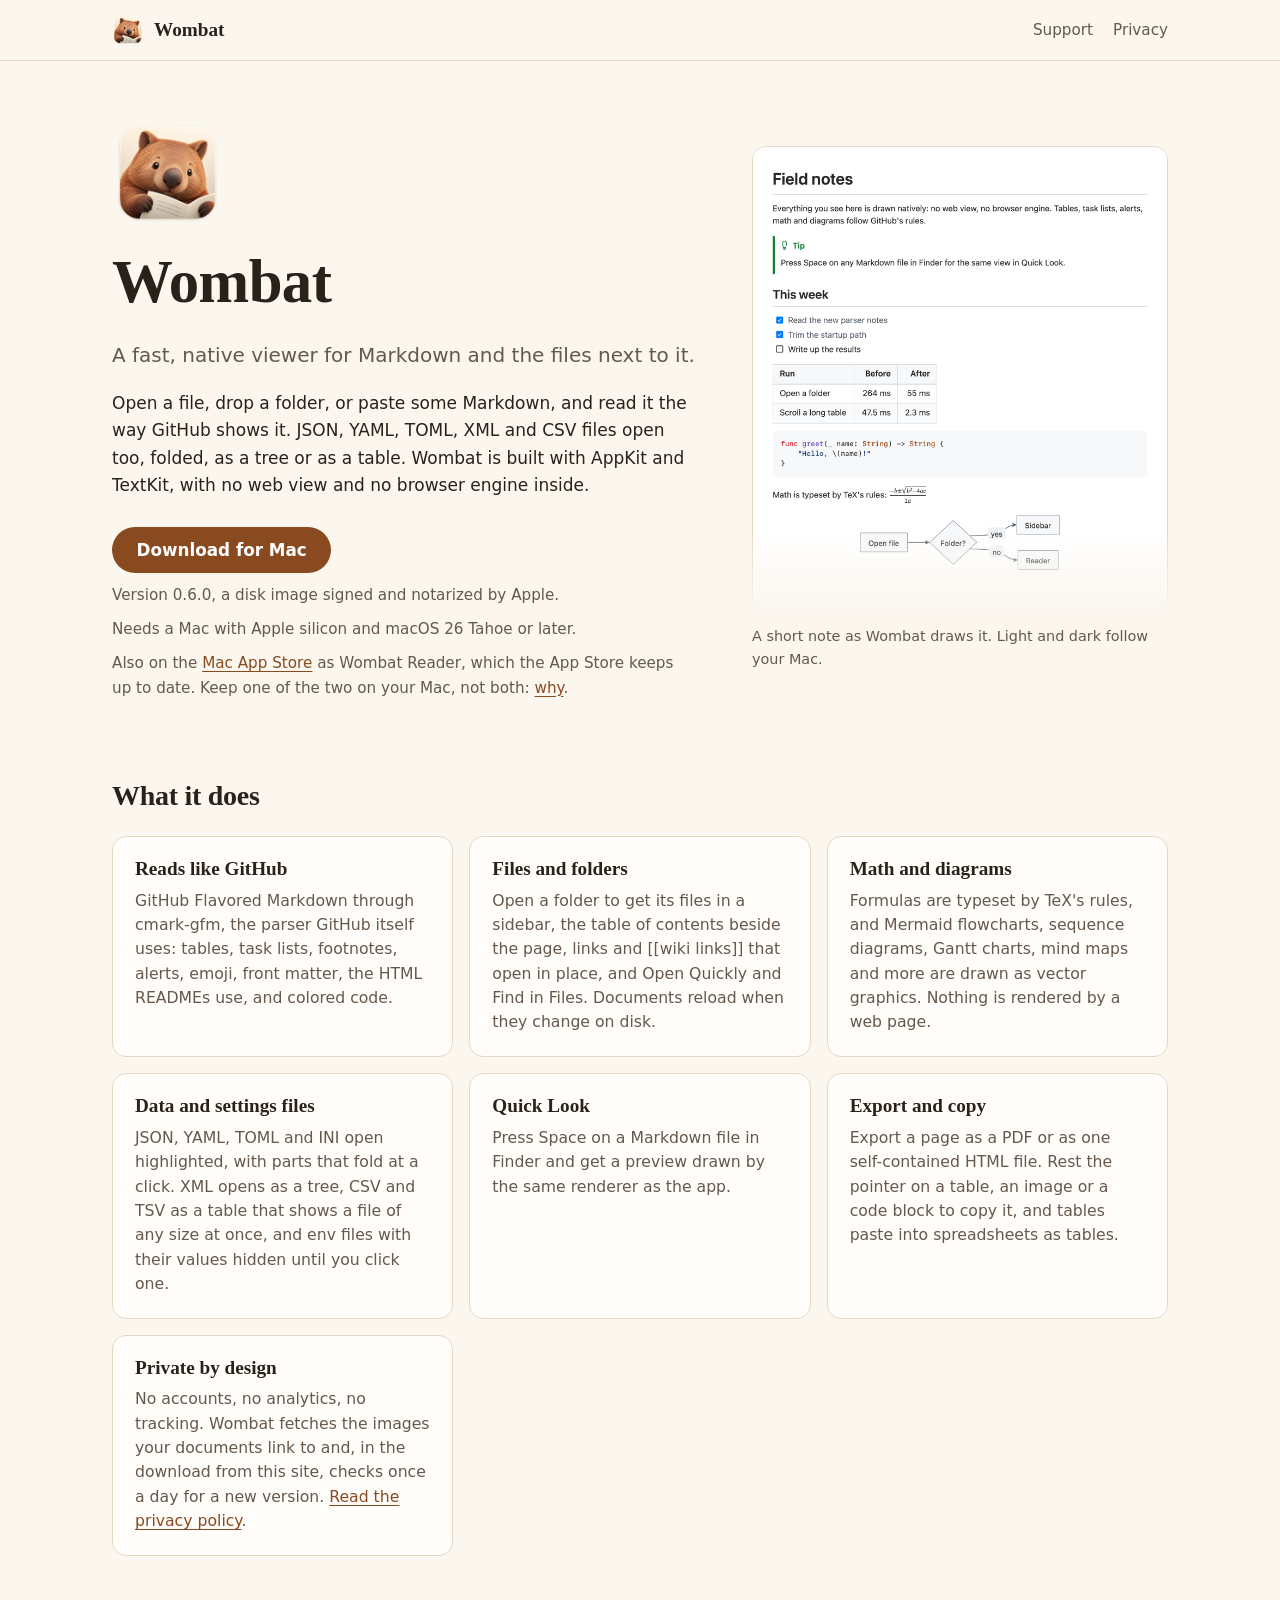
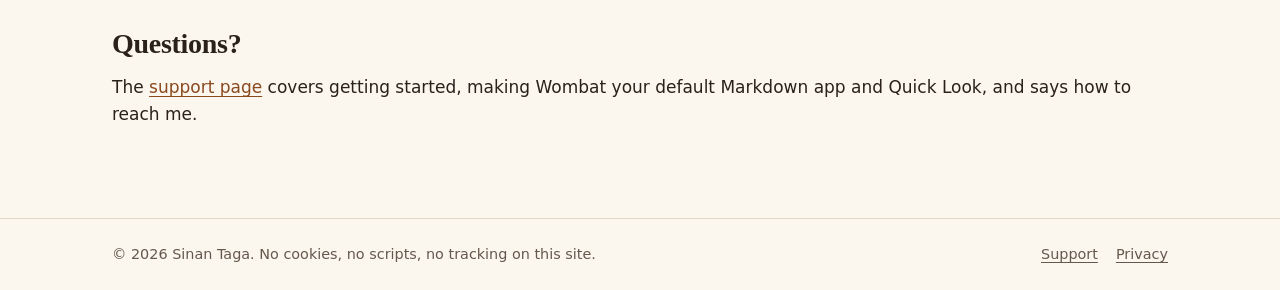
<file: index.html>
<!doctype html>
<html lang="en">
<head>
<meta charset="utf-8">
<meta name="viewport" content="width=device-width, initial-scale=1">
<title>Wombat: a fast, native viewer for Markdown and data files on Mac</title>
<meta name="description" content="Wombat is a fast, native viewer for macOS. It shows Markdown the way GitHub does, with math and diagrams, and opens JSON, YAML, TOML, XML and CSV files too. No accounts, no tracking.">
<meta name="theme-color" content="#fbf6ee" media="(prefers-color-scheme: light)">
<meta name="theme-color" content="#16110d" media="(prefers-color-scheme: dark)">
<link rel="icon" type="image/png" href="img/icon-64.png">
<link rel="apple-touch-icon" href="img/icon-256.png">
<link rel="stylesheet" href="site.css">
</head>
<body>

<header class="site-header">
  <div class="wrap wide bar">
    <a class="brand" href="index.html"><img src="img/icon-64.png" width="32" height="32" alt="">Wombat</a>
    <nav aria-label="Main">
      <a href="support.html">Support</a>
      <a href="privacy.html">Privacy</a>
    </nav>
  </div>
</header>

<main>
  <div class="wrap wide">
    <section class="hero">
      <div>
        <img class="icon" src="img/icon-256.png" width="112" height="112" alt="Wombat's icon: a wombat reading a page">
        <h1>Wombat</h1>
        <p class="lede">A fast, native viewer for Markdown and the files next to it.</p>
        <p>Open a file, drop a folder, or paste some Markdown, and read it the way GitHub shows it. JSON, YAML, TOML, XML and CSV files open too, folded, as a tree or as a table. Wombat is built with AppKit and TextKit, with no web view and no browser engine inside.</p>

        <section class="download" id="download" data-state="on" aria-label="Download">
          <!--
            DOWNLOAD PLACEHOLDER. The download is switched off until a notarized disk image is released.
            `make publish` switches it on (data-state="on" above) and puts the version it releases in
            the "on" block below. Steps: site/README.md, "Turn the download on".
          -->
          <div class="off">
            <button class="button" type="button" disabled>Download for Mac</button>
            <p class="note">Coming soon. The notarized download isn't published yet.</p>
          </div>
          <div class="on">
            <a class="button" href="https://github.com/defiant/wombat-reader/releases/latest/download/Wombat.dmg">Download for Mac</a>
            <p class="note">Version 0.6.0, a disk image signed and notarized by Apple.</p>
          </div>
          <p class="note">Needs a Mac with Apple silicon and macOS 26 Tahoe or later.</p>
          <p class="note">Also on the <a href="https://apps.apple.com/app/id6827317842">Mac App Store</a> as Wombat Reader, which the App Store keeps up to date. Keep one of the two on your Mac, not both: <a href="support.html#both">why</a>.</p>
        </section>
      </div>

      <figure class="shot">
        <div class="frame">
          <picture>
            <source media="(prefers-color-scheme: dark)" srcset="img/screenshot-dark.png">
            <img src="img/screenshot-light.png" width="760" height="857" alt="A short Markdown note as Wombat shows it: a heading, a tip callout, a task list, a table, highlighted code, a formula and a flowchart.">
          </picture>
        </div>
        <figcaption>A short note as Wombat draws it. Light and dark follow your Mac.</figcaption>
      </figure>
    </section>

    <h2 class="section-title">What it does</h2>
    <div class="features">
      <article class="feature">
        <h3>Reads like GitHub</h3>
        <p>GitHub Flavored Markdown through cmark-gfm, the parser GitHub itself uses: tables, task lists, footnotes, alerts, emoji, front matter, the HTML READMEs use, and colored code.</p>
      </article>
      <article class="feature">
        <h3>Files and folders</h3>
        <p>Open a folder to get its files in a sidebar, the table of contents beside the page, links and [[wiki links]] that open in place, and Open Quickly and Find in Files. Documents reload when they change on disk.</p>
      </article>
      <article class="feature">
        <h3>Math and diagrams</h3>
        <p>Formulas are typeset by TeX's rules, and Mermaid flowcharts, sequence diagrams, Gantt charts, mind maps and more are drawn as vector graphics. Nothing is rendered by a web page.</p>
      </article>
      <article class="feature">
        <h3>Data and settings files</h3>
        <p>JSON, YAML, TOML and INI open highlighted, with parts that fold at a click. XML opens as a tree, CSV and TSV as a table that shows a file of any size at once, and env files with their values hidden until you click one.</p>
      </article>
      <article class="feature">
        <h3>Quick Look</h3>
        <p>Press Space on a Markdown file in Finder and get a preview drawn by the same renderer as the app.</p>
      </article>
      <article class="feature">
        <h3>Export and copy</h3>
        <p>Export a page as a PDF or as one self-contained HTML file. Rest the pointer on a table, an image or a code block to copy it, and tables paste into spreadsheets as tables.</p>
      </article>
      <article class="feature">
        <h3>Private by design</h3>
        <p>No accounts, no analytics, no tracking. Wombat fetches the images your documents link to and, in the download from this site, checks once a day for a new version. <a href="privacy.html">Read the privacy policy</a>.</p>
      </article>
    </div>

    <h2 class="section-title">Questions?</h2>
    <p>The <a href="support.html">support page</a> covers getting started, making Wombat your default Markdown app and Quick Look, and says how to reach me.</p>
  </div>
</main>

<footer class="site-footer">
  <div class="wrap wide bar">
    <p>&copy; 2026 Sinan Taga. No cookies, no scripts, no tracking on this site.</p>
    <div class="links">
      <a href="support.html">Support</a>
      <a href="privacy.html">Privacy</a>
    </div>
  </div>
</footer>

</body>
</html>
</file>
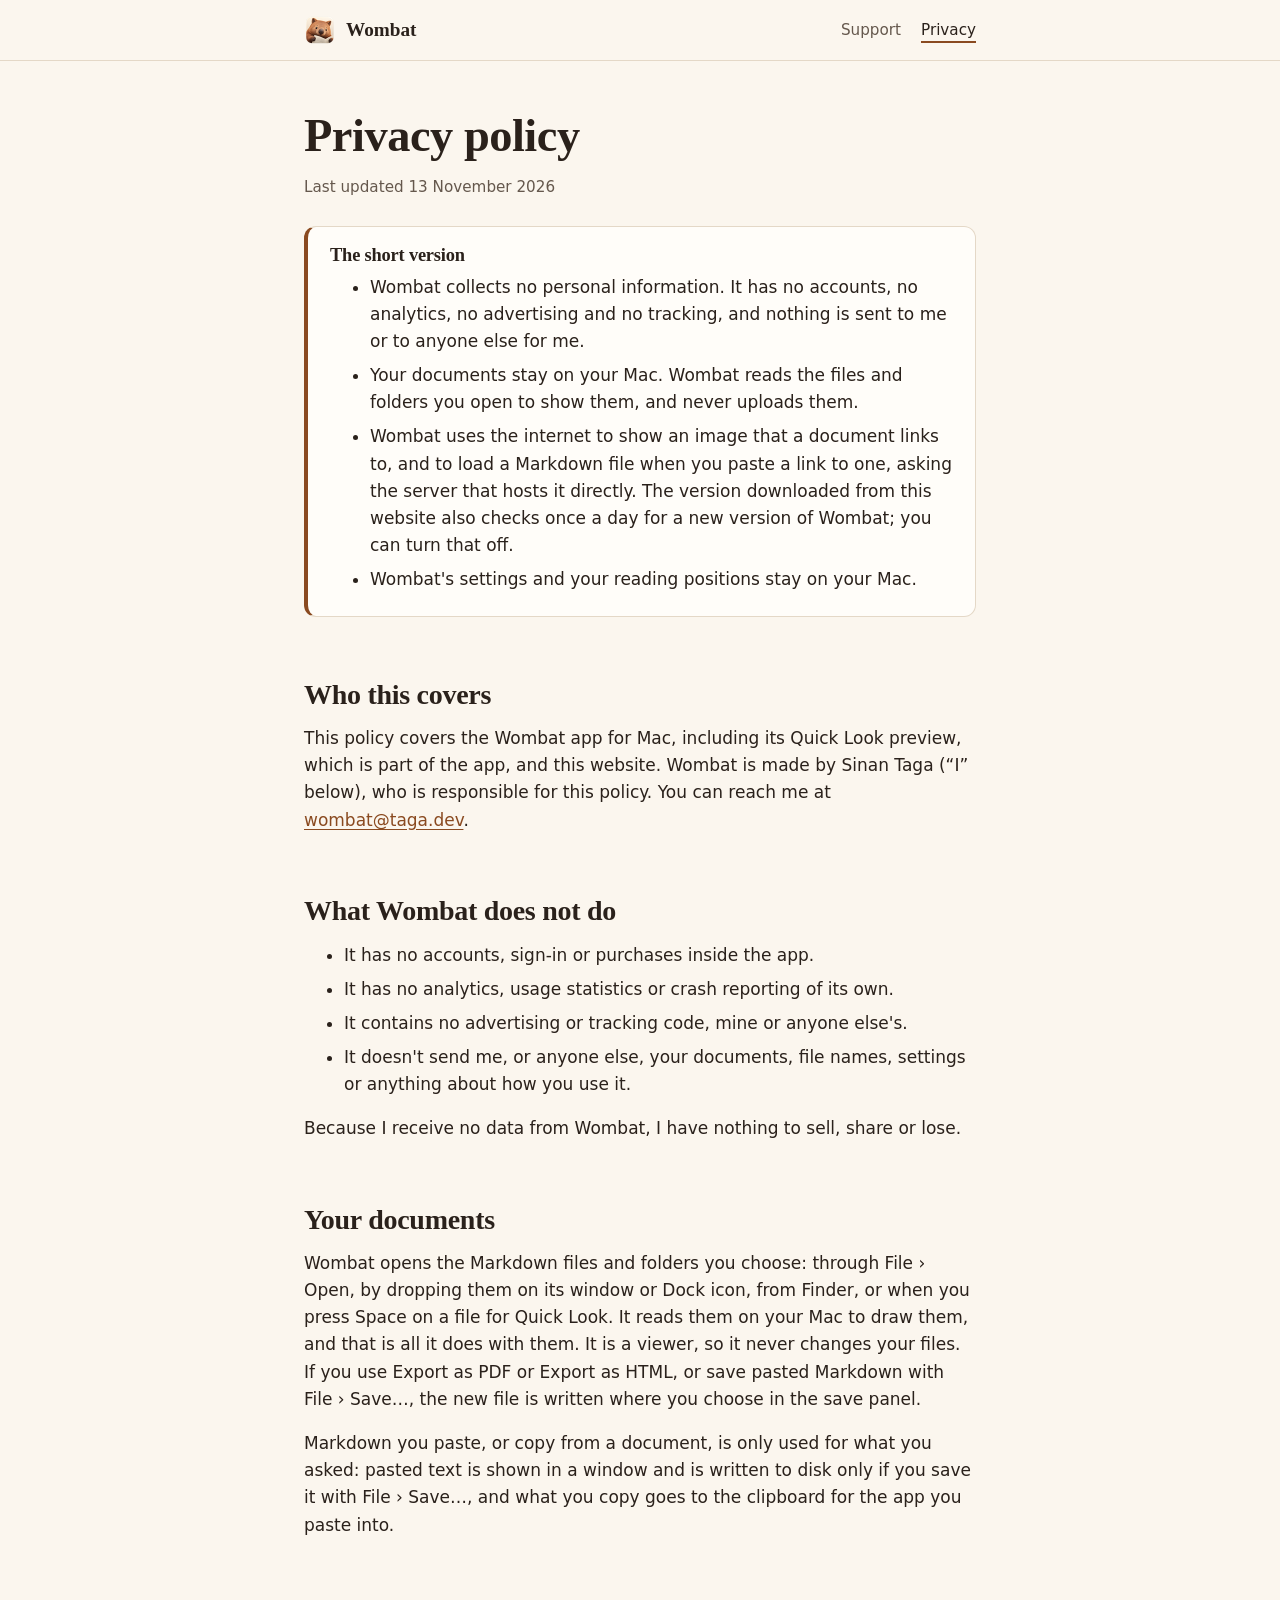
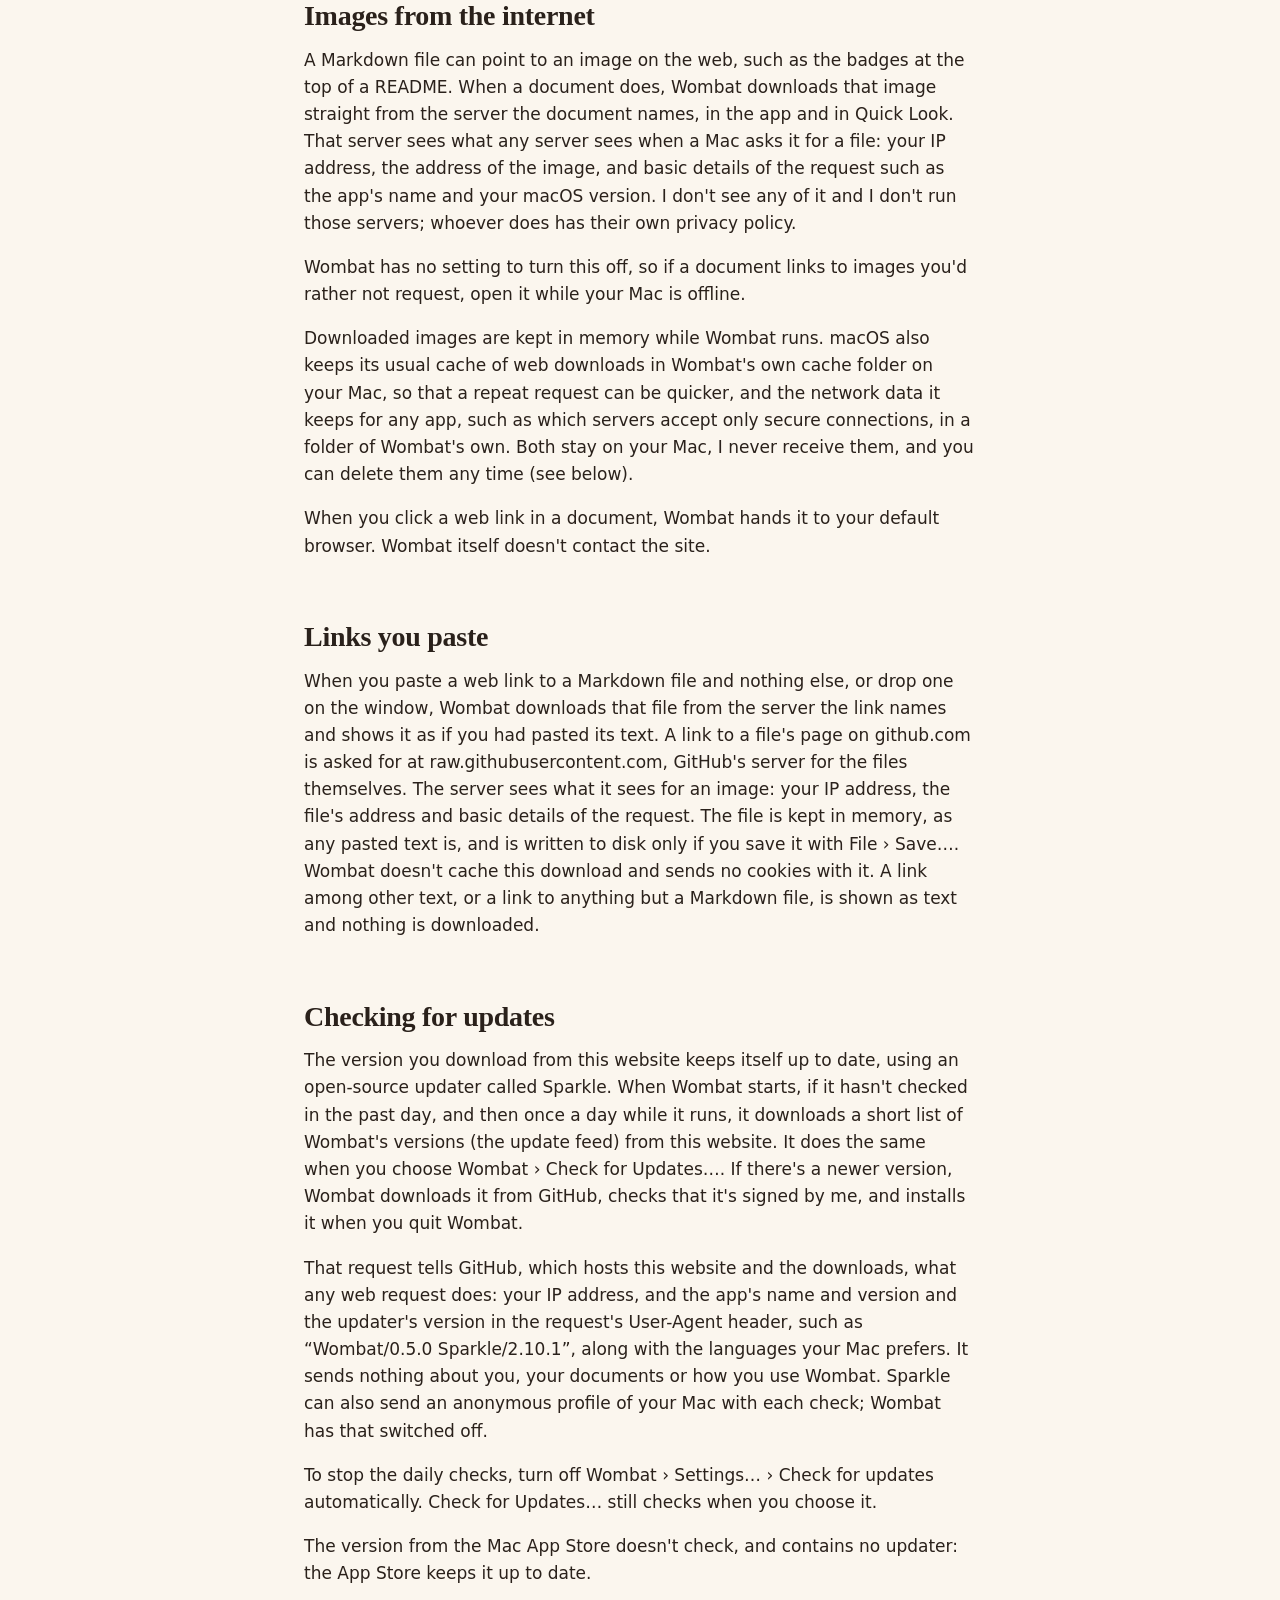
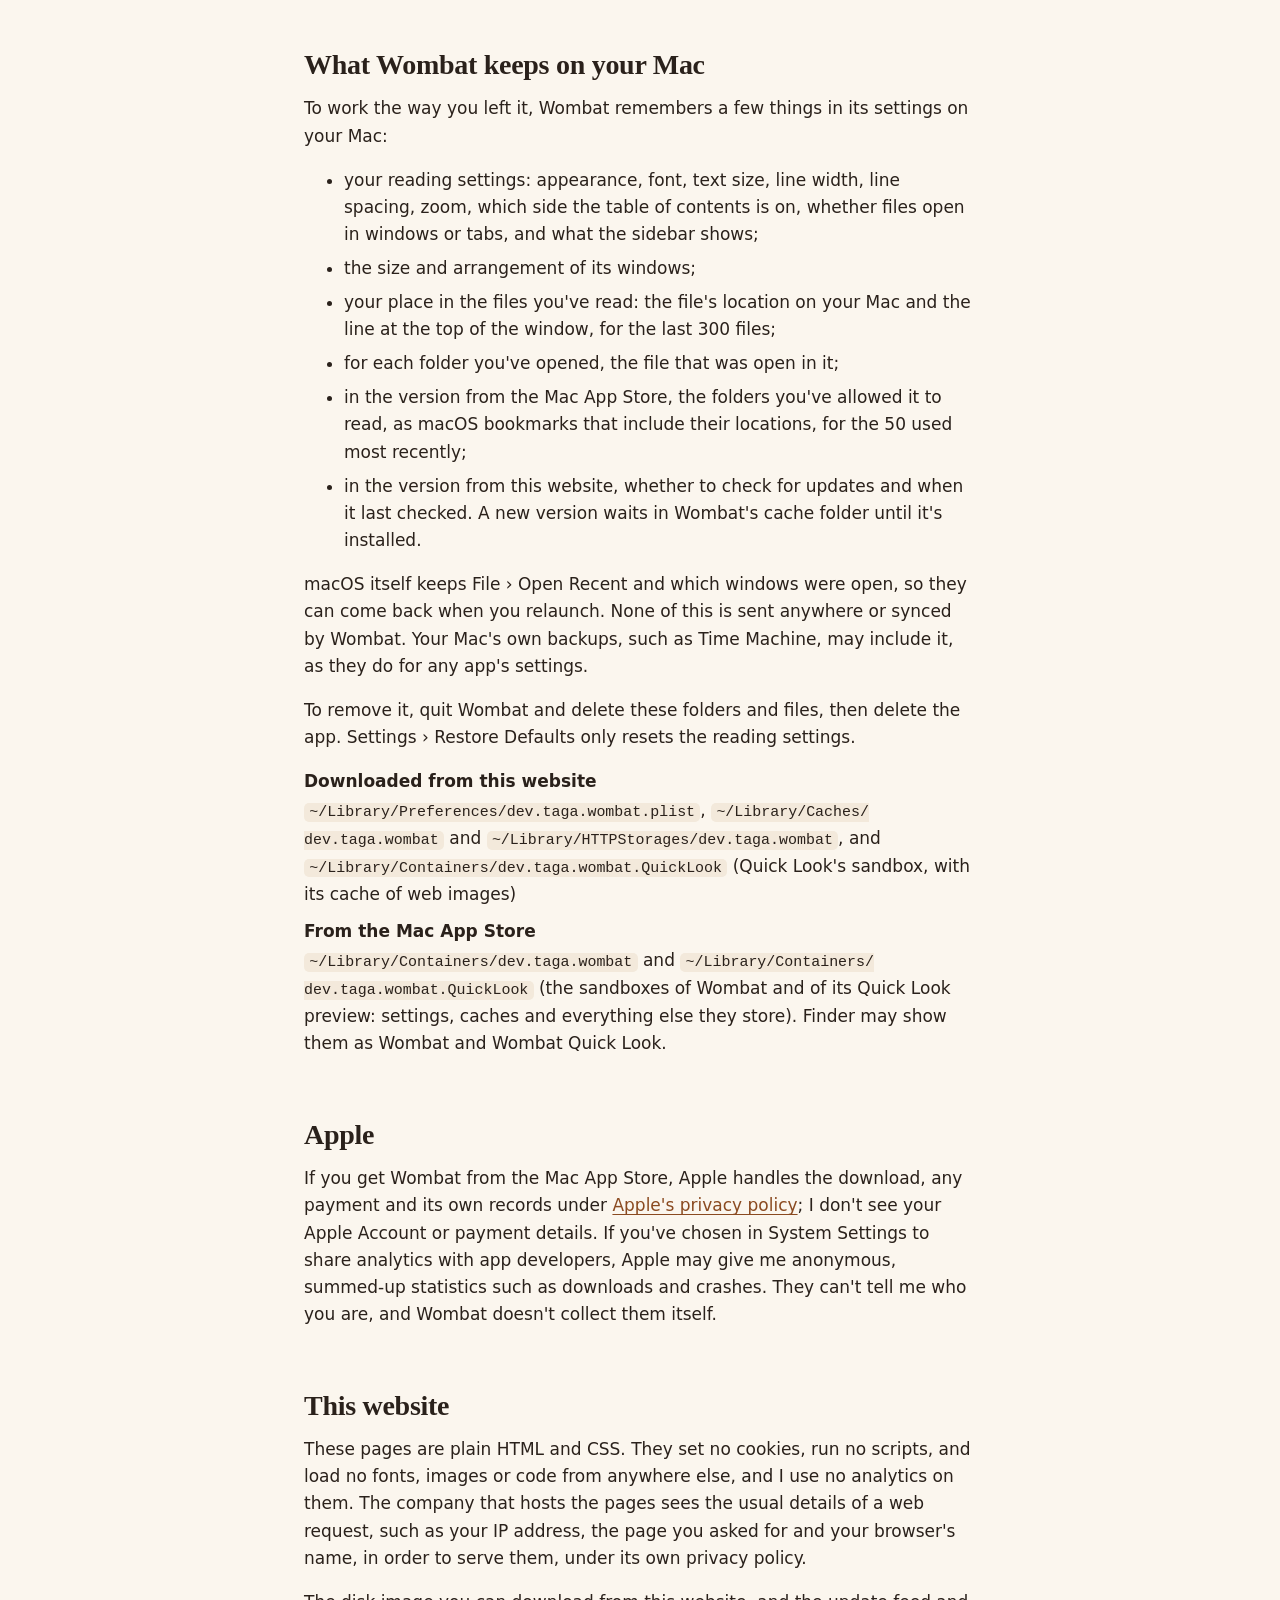
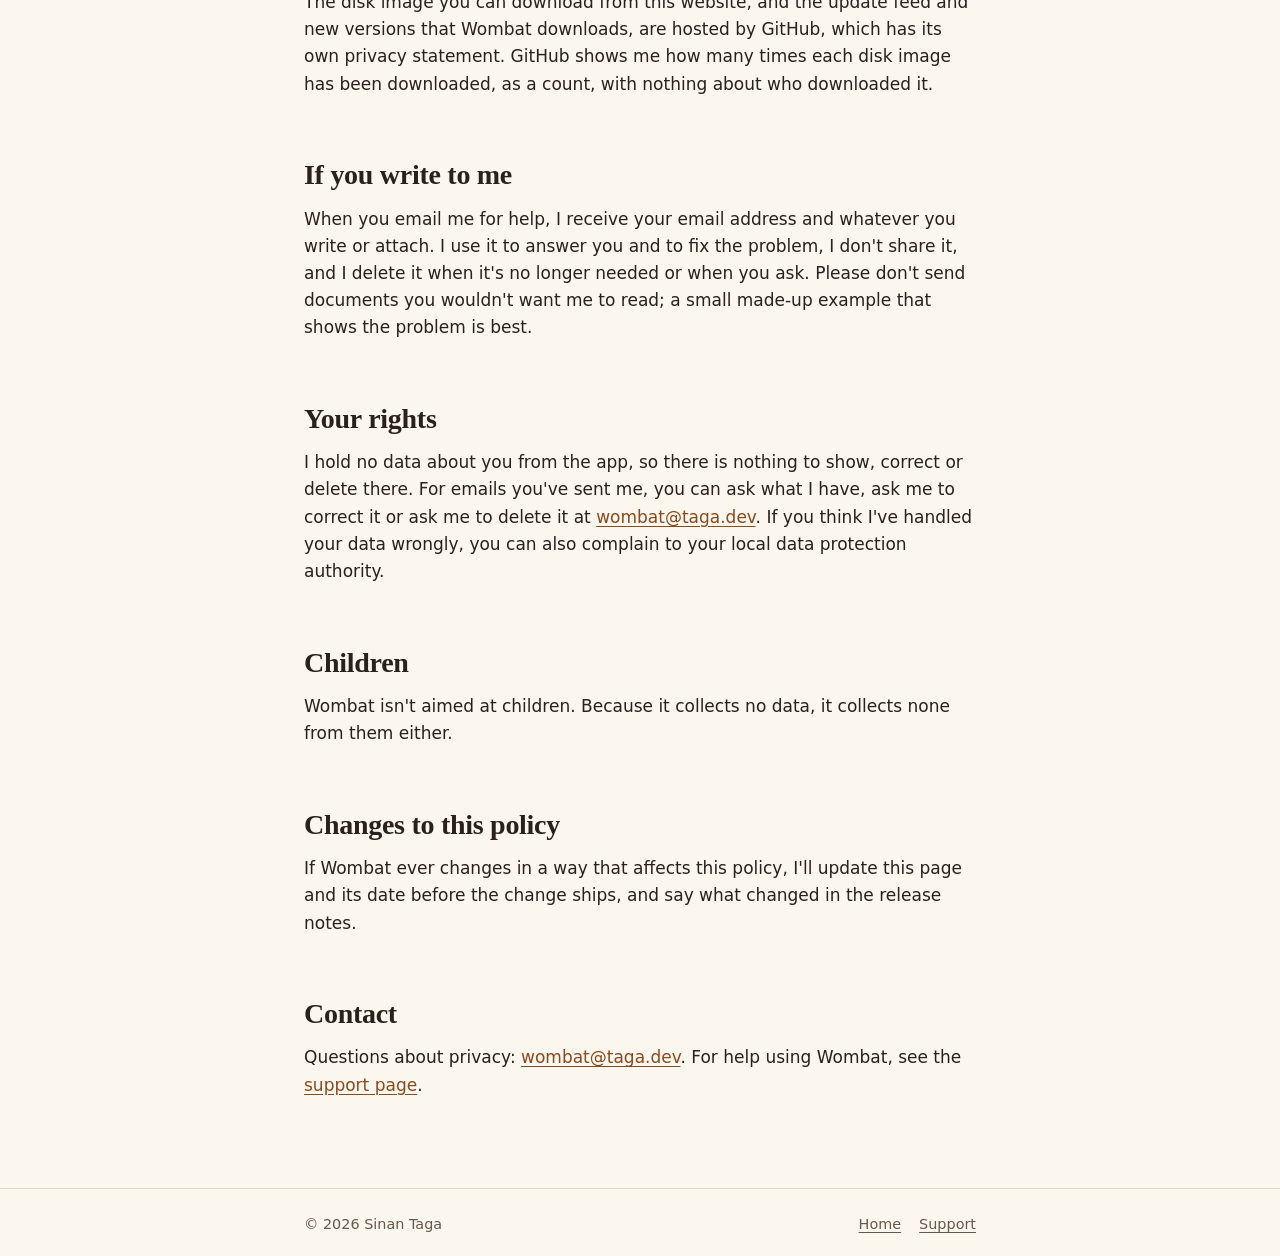
<file: privacy.html>
<!doctype html>
<html lang="en">
<head>
<meta charset="utf-8">
<meta name="viewport" content="width=device-width, initial-scale=1">
<title>Privacy policy – Wombat</title>
<meta name="description" content="Wombat's privacy policy: no accounts, no analytics, no tracking. Your documents and settings stay on your Mac.">
<meta name="theme-color" content="#fbf6ee" media="(prefers-color-scheme: light)">
<meta name="theme-color" content="#16110d" media="(prefers-color-scheme: dark)">
<link rel="icon" type="image/png" href="img/icon-64.png">
<link rel="apple-touch-icon" href="img/icon-256.png">
<link rel="stylesheet" href="site.css">
</head>
<body>

<header class="site-header">
  <div class="wrap bar">
    <a class="brand" href="index.html"><img src="img/icon-64.png" width="32" height="32" alt="">Wombat</a>
    <nav aria-label="Main">
      <a href="support.html">Support</a>
      <a href="privacy.html" aria-current="page">Privacy</a>
    </nav>
  </div>
</header>

<main class="page">
  <div class="wrap">
    <h1>Privacy policy</h1>
    <p class="meta">Last updated <time datetime="2026-11-13">13 November 2026</time></p>

    <div class="summary">
      <h2>The short version</h2>
      <ul>
        <li>Wombat collects no personal information. It has no accounts, no analytics, no advertising and no tracking, and nothing is sent to me or to anyone else for me.</li>
        <li>Your documents stay on your Mac. Wombat reads the files and folders you open to show them, and never uploads them.</li>
        <li>Wombat uses the internet to show an image that a document links to, and to load a Markdown file when you paste a link to one, asking the server that hosts it directly. The version downloaded from this website also checks once a day for a new version of Wombat; you can turn that off.</li>
        <li>Wombat's settings and your reading positions stay on your Mac.</li>
      </ul>
    </div>

    <h2 id="who">Who this covers</h2>
    <p>This policy covers the Wombat app for Mac, including its Quick Look preview, which is part of the app, and this website. Wombat is made by Sinan Taga (&ldquo;I&rdquo; below), who is responsible for this policy. You can reach me at <a href="mailto:wombat@taga.dev">wombat@taga.dev</a>.</p>

    <h2 id="not-collected">What Wombat does not do</h2>
    <ul>
      <li>It has no accounts, sign-in or purchases inside the app.</li>
      <li>It has no analytics, usage statistics or crash reporting of its own.</li>
      <li>It contains no advertising or tracking code, mine or anyone else's.</li>
      <li>It doesn't send me, or anyone else, your documents, file names, settings or anything about how you use it.</li>
    </ul>
    <p>Because I receive no data from Wombat, I have nothing to sell, share or lose.</p>

    <h2 id="documents">Your documents</h2>
    <p>Wombat opens the Markdown files and folders you choose: through File &rsaquo; Open, by dropping them on its window or Dock icon, from Finder, or when you press Space on a file for Quick Look. It reads them on your Mac to draw them, and that is all it does with them. It is a viewer, so it never changes your files. If you use Export as PDF or Export as HTML, or save pasted Markdown with File &rsaquo; Save…, the new file is written where you choose in the save panel.</p>
    <p>Markdown you paste, or copy from a document, is only used for what you asked: pasted text is shown in a window and is written to disk only if you save it with File &rsaquo; Save…, and what you copy goes to the clipboard for the app you paste into.</p>

    <h2 id="images">Images from the internet</h2>
    <p>A Markdown file can point to an image on the web, such as the badges at the top of a README. When a document does, Wombat downloads that image straight from the server the document names, in the app and in Quick Look. That server sees what any server sees when a Mac asks it for a file: your IP address, the address of the image, and basic details of the request such as the app's name and your macOS version. I don't see any of it and I don't run those servers; whoever does has their own privacy policy.</p>
    <p>Wombat has no setting to turn this off, so if a document links to images you'd rather not request, open it while your Mac is offline.</p>
    <p>Downloaded images are kept in memory while Wombat runs. macOS also keeps its usual cache of web downloads in Wombat's own cache folder on your Mac, so that a repeat request can be quicker, and the network data it keeps for any app, such as which servers accept only secure connections, in a folder of Wombat's own. Both stay on your Mac, I never receive them, and you can delete them any time (see below).</p>
    <p>When you click a web link in a document, Wombat hands it to your default browser. Wombat itself doesn't contact the site.</p>

    <h2 id="links">Links you paste</h2>
    <p>When you paste a web link to a Markdown file and nothing else, or drop one on the window, Wombat downloads that file from the server the link names and shows it as if you had pasted its text. A link to a file's page on github.com is asked for at raw.githubusercontent.com, GitHub's server for the files themselves. The server sees what it sees for an image: your IP address, the file's address and basic details of the request. The file is kept in memory, as any pasted text is, and is written to disk only if you save it with File &rsaquo; Save…. Wombat doesn't cache this download and sends no cookies with it. A link among other text, or a link to anything but a Markdown file, is shown as text and nothing is downloaded.</p>

    <h2 id="updates">Checking for updates</h2>
    <p>The version you download from this website keeps itself up to date, using an open-source updater called Sparkle. When Wombat starts, if it hasn't checked in the past day, and then once a day while it runs, it downloads a short list of Wombat's versions (the update feed) from this website. It does the same when you choose Wombat &rsaquo; Check for Updates…. If there's a newer version, Wombat downloads it from GitHub, checks that it's signed by me, and installs it when you quit Wombat.</p>
    <p>That request tells GitHub, which hosts this website and the downloads, what any web request does: your IP address, and the app's name and version and the updater's version in the request's User-Agent header, such as &ldquo;Wombat/0.5.0 Sparkle/2.10.1&rdquo;, along with the languages your Mac prefers. It sends nothing about you, your documents or how you use Wombat. Sparkle can also send an anonymous profile of your Mac with each check; Wombat has that switched off.</p>
    <p>To stop the daily checks, turn off Wombat &rsaquo; Settings… &rsaquo; Check for updates automatically. Check for Updates… still checks when you choose it.</p>
    <p>The version from the Mac App Store doesn't check, and contains no updater: the App Store keeps it up to date.</p>

    <h2 id="stored">What Wombat keeps on your Mac</h2>
    <p>To work the way you left it, Wombat remembers a few things in its settings on your Mac:</p>
    <ul>
      <li>your reading settings: appearance, font, text size, line width, line spacing, zoom, which side the table of contents is on, whether files open in windows or tabs, and what the sidebar shows;</li>
      <li>the size and arrangement of its windows;</li>
      <li>your place in the files you've read: the file's location on your Mac and the line at the top of the window, for the last 300 files;</li>
      <li>for each folder you've opened, the file that was open in it;</li>
      <li>in the version from the Mac App Store, the folders you've allowed it to read, as macOS bookmarks that include their locations, for the 50 used most recently;</li>
      <li>in the version from this website, whether to check for updates and when it last checked. A new version waits in Wombat's cache folder until it's installed.</li>
    </ul>
    <p>macOS itself keeps File &rsaquo; Open Recent and which windows were open, so they can come back when you relaunch. None of this is sent anywhere or synced by Wombat. Your Mac's own backups, such as Time Machine, may include it, as they do for any app's settings.</p>
    <p>To remove it, quit Wombat and delete these folders and files, then delete the app. Settings &rsaquo; Restore Defaults only resets the reading settings.</p>
    <!-- Bundle IDs and paths below must match the shipped builds: dev.taga.wombat for the app and dev.taga.wombat.QuickLook for its Quick Look extension. If either changes, update them. -->
    <dl class="paths">
      <dt>Downloaded from this website</dt>
      <dd><code>~/Library/<wbr>Preferences/<wbr>dev.taga.wombat.plist</code>, <code>~/Library/<wbr>Caches/<wbr>dev.taga.wombat</code> and <code>~/Library/<wbr>HTTPStorages/<wbr>dev.taga.wombat</code>, and <code>~/Library/<wbr>Containers/<wbr>dev.taga.wombat.QuickLook</code> (Quick Look's sandbox, with its cache of web images)</dd>
      <dt>From the Mac App Store</dt>
      <dd><code>~/Library/<wbr>Containers/<wbr>dev.taga.wombat</code> and <code>~/Library/<wbr>Containers/<wbr>dev.taga.wombat.QuickLook</code> (the sandboxes of Wombat and of its Quick Look preview: settings, caches and everything else they store). Finder may show them as Wombat and Wombat Quick Look.</dd>
    </dl>

    <h2 id="apple">Apple</h2>
    <p>If you get Wombat from the Mac App Store, Apple handles the download, any payment and its own records under <a href="https://www.apple.com/legal/privacy/">Apple's privacy policy</a>; I don't see your Apple Account or payment details. If you've chosen in System Settings to share analytics with app developers, Apple may give me anonymous, summed-up statistics such as downloads and crashes. They can't tell me who you are, and Wombat doesn't collect them itself.</p>

    <h2 id="website">This website</h2>
    <p>These pages are plain HTML and CSS. They set no cookies, run no scripts, and load no fonts, images or code from anywhere else, and I use no analytics on them. The company that hosts the pages sees the usual details of a web request, such as your IP address, the page you asked for and your browser's name, in order to serve them, under its own privacy policy.</p>
    <!-- If the disk image is hosted somewhere other than GitHub Releases, change the next sentence. -->
    <p>The disk image you can download from this website, and the update feed and new versions that Wombat downloads, are hosted by GitHub, which has its own privacy statement. GitHub shows me how many times each disk image has been downloaded, as a count, with nothing about who downloaded it.</p>

    <h2 id="email">If you write to me</h2>
    <p>When you email me for help, I receive your email address and whatever you write or attach. I use it to answer you and to fix the problem, I don't share it, and I delete it when it's no longer needed or when you ask. Please don't send documents you wouldn't want me to read; a small made-up example that shows the problem is best.</p>

    <h2 id="rights">Your rights</h2>
    <p>I hold no data about you from the app, so there is nothing to show, correct or delete there. For emails you've sent me, you can ask what I have, ask me to correct it or ask me to delete it at <a href="mailto:wombat@taga.dev">wombat@taga.dev</a>. If you think I've handled your data wrongly, you can also complain to your local data protection authority.</p>

    <h2 id="children">Children</h2>
    <p>Wombat isn't aimed at children. Because it collects no data, it collects none from them either.</p>

    <h2 id="changes">Changes to this policy</h2>
    <p>If Wombat ever changes in a way that affects this policy, I'll update this page and its date before the change ships, and say what changed in the release notes.</p>

    <h2 id="contact">Contact</h2>
    <p>Questions about privacy: <a href="mailto:wombat@taga.dev">wombat@taga.dev</a>. For help using Wombat, see the <a href="support.html">support page</a>.</p>
  </div>
</main>

<footer class="site-footer">
  <div class="wrap bar">
    <p>&copy; 2026 Sinan Taga</p>
    <div class="links">
      <a href="index.html">Home</a>
      <a href="support.html">Support</a>
    </div>
  </div>
</footer>

</body>
</html>
</file>
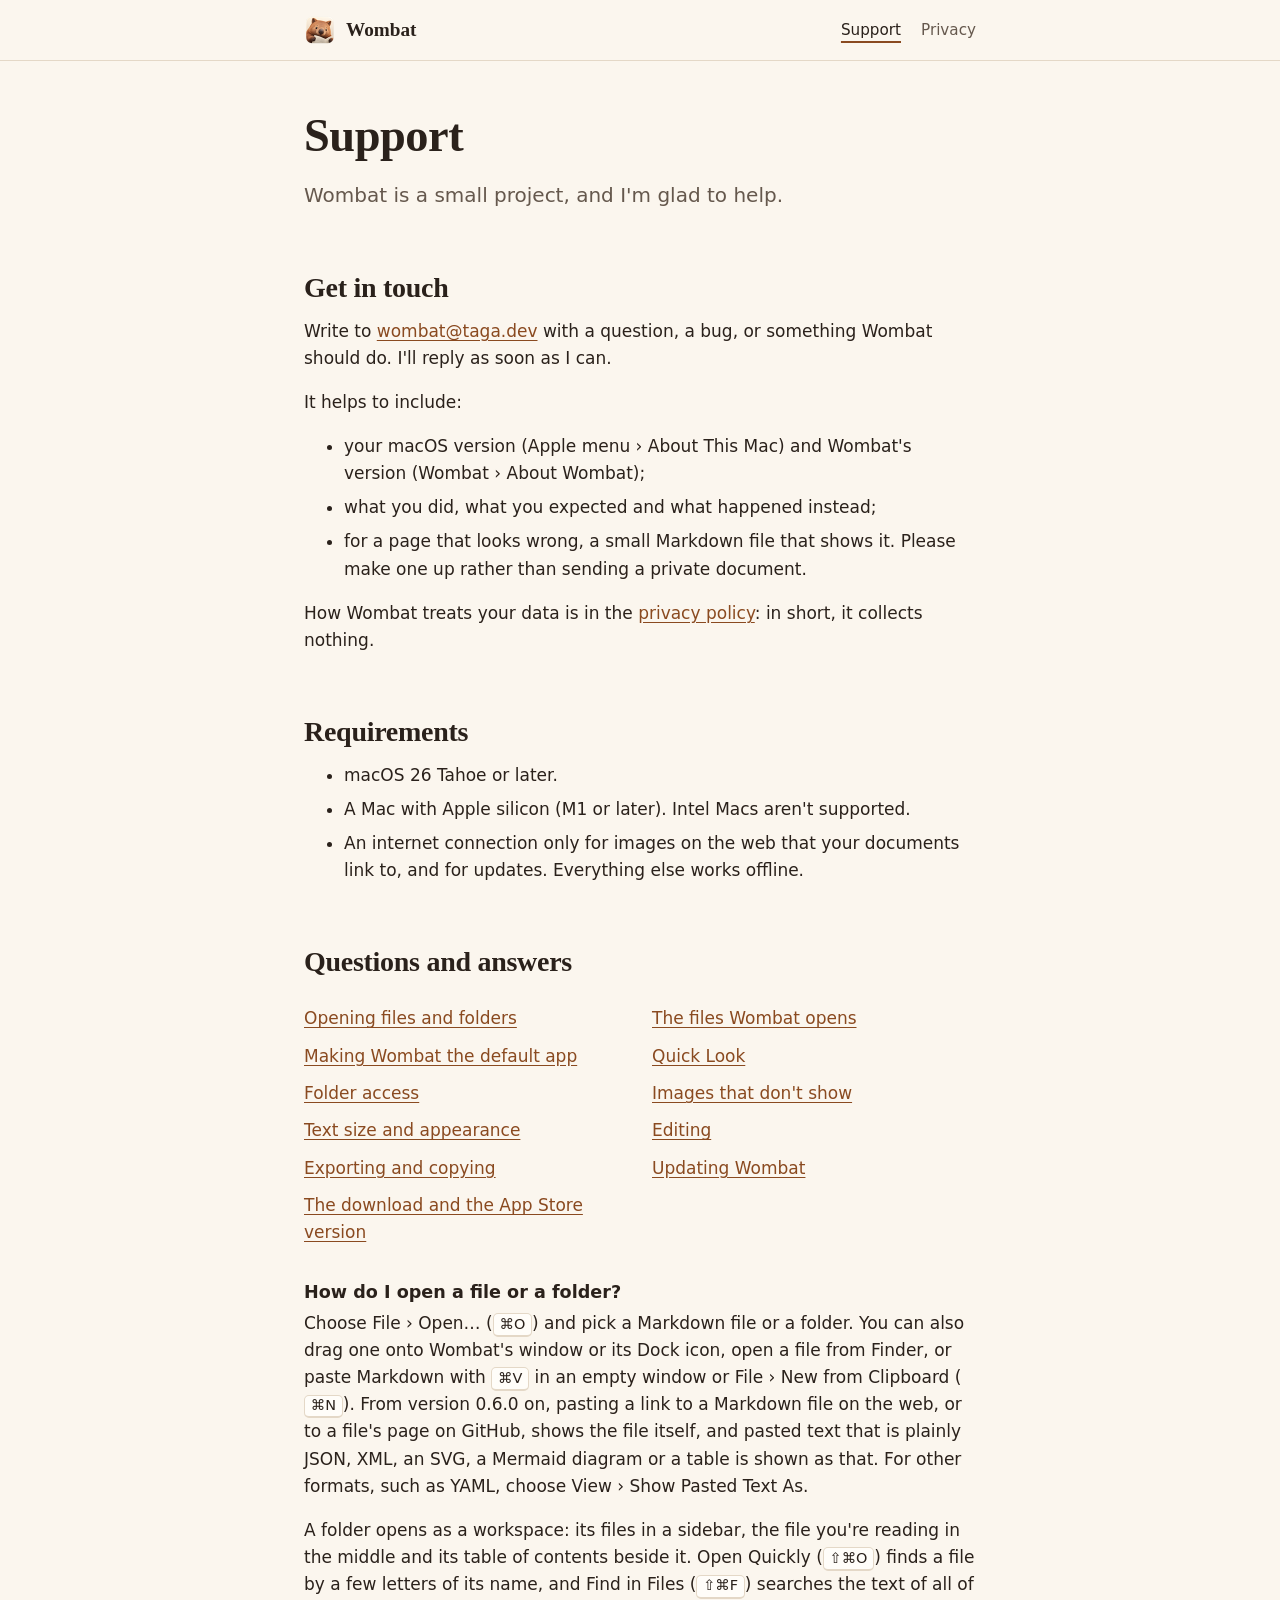
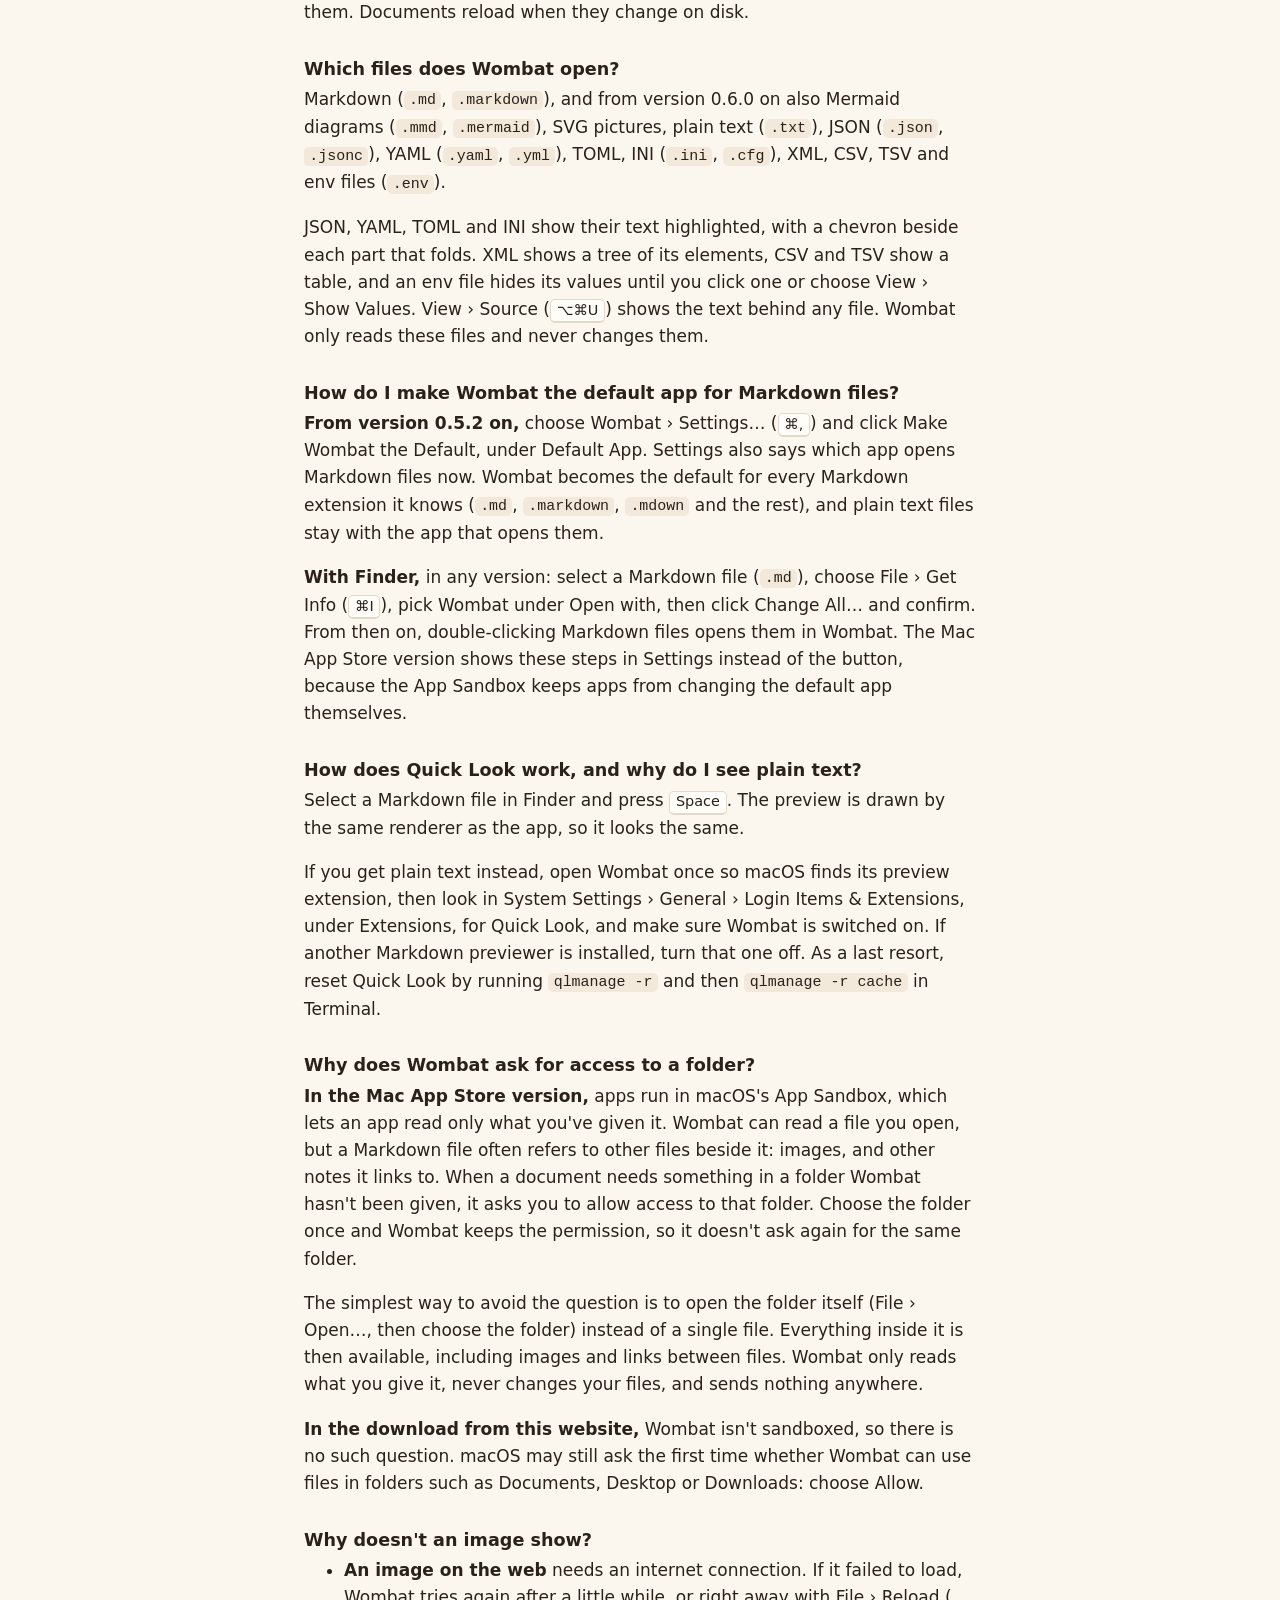
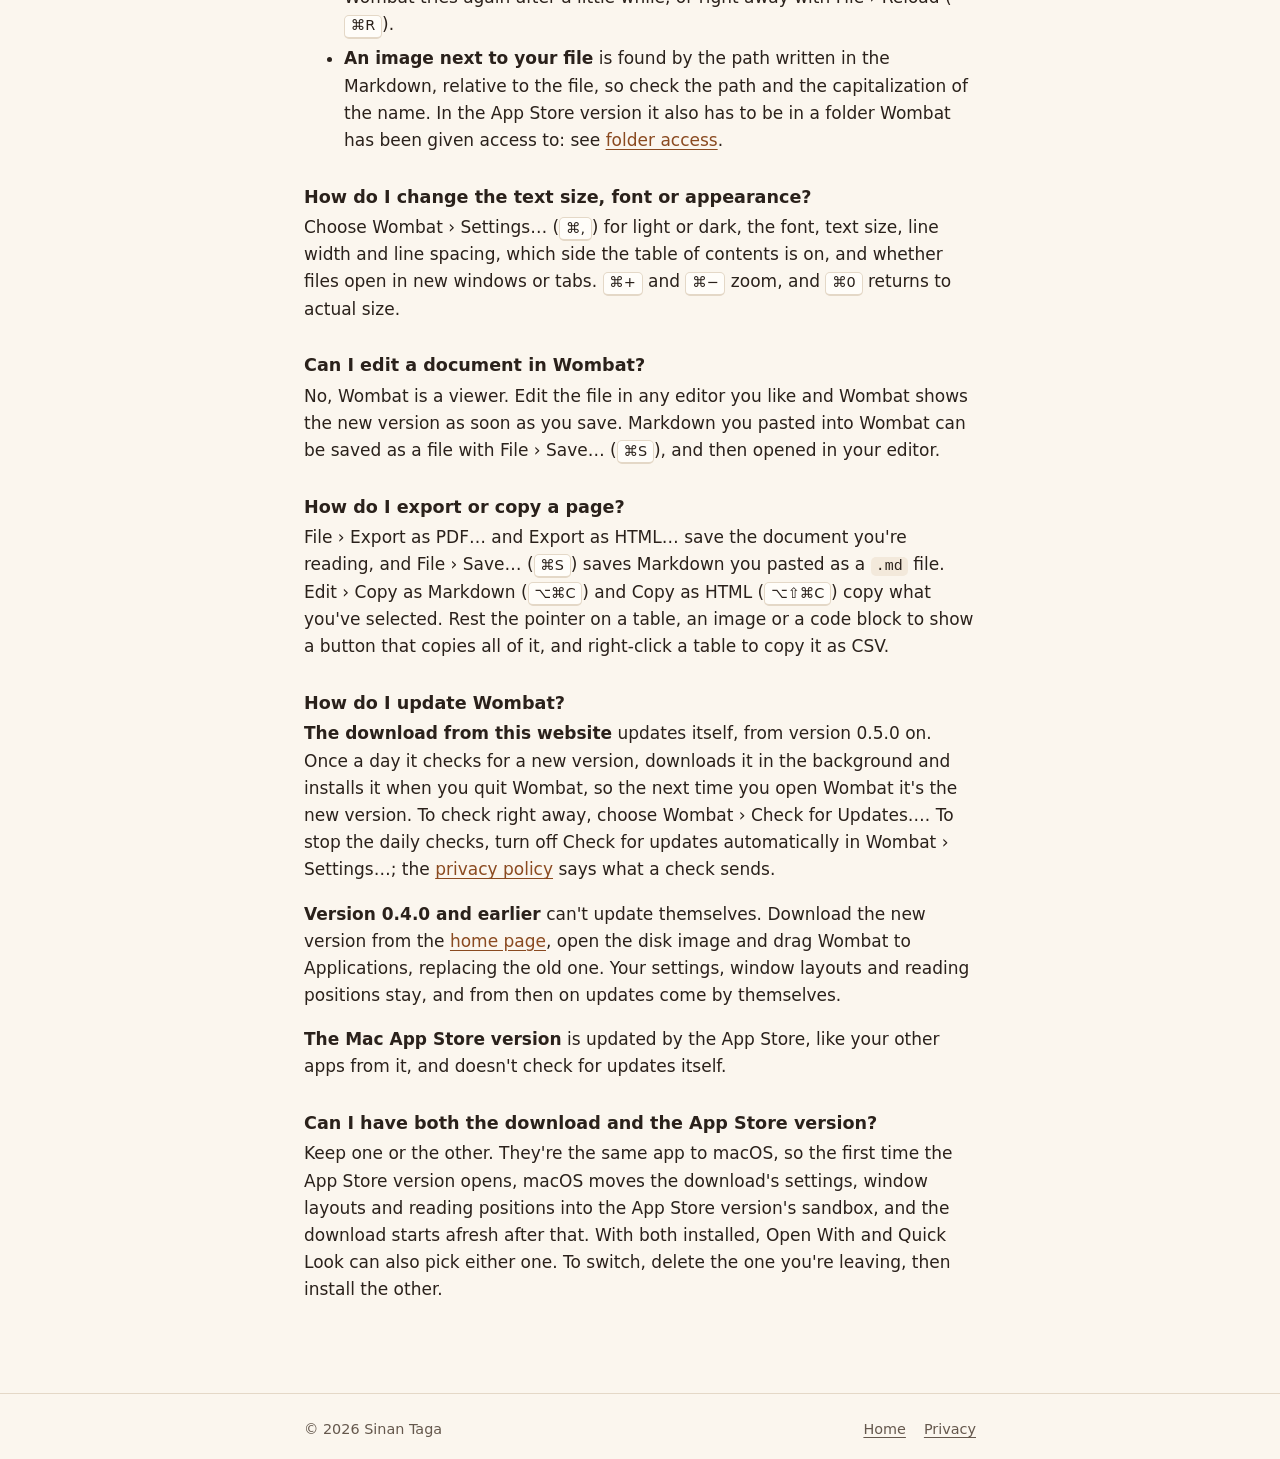
<file: support.html>
<!doctype html>
<html lang="en">
<head>
<meta charset="utf-8">
<meta name="viewport" content="width=device-width, initial-scale=1">
<title>Support – Wombat</title>
<meta name="description" content="Help with Wombat, a native Markdown viewer for Mac: how to get in touch, system requirements, and answers about opening files, default apps, Quick Look, folder access and updates.">
<meta name="theme-color" content="#fbf6ee" media="(prefers-color-scheme: light)">
<meta name="theme-color" content="#16110d" media="(prefers-color-scheme: dark)">
<link rel="icon" type="image/png" href="img/icon-64.png">
<link rel="apple-touch-icon" href="img/icon-256.png">
<link rel="stylesheet" href="site.css">
</head>
<body>

<header class="site-header">
  <div class="wrap bar">
    <a class="brand" href="index.html"><img src="img/icon-64.png" width="32" height="32" alt="">Wombat</a>
    <nav aria-label="Main">
      <a href="support.html" aria-current="page">Support</a>
      <a href="privacy.html">Privacy</a>
    </nav>
  </div>
</header>

<main class="page">
  <div class="wrap">
    <h1>Support</h1>
    <p class="lede">Wombat is a small project, and I'm glad to help.</p>

    <h2 id="contact">Get in touch</h2>
    <p>Write to <a href="mailto:wombat@taga.dev">wombat@taga.dev</a> with a question, a bug, or something Wombat should do. I'll reply as soon as I can.</p>
    <p>It helps to include:</p>
    <ul>
      <li>your macOS version (Apple menu &rsaquo; About This Mac) and Wombat's version (Wombat &rsaquo; About Wombat);</li>
      <li>what you did, what you expected and what happened instead;</li>
      <li>for a page that looks wrong, a small Markdown file that shows it. Please make one up rather than sending a private document.</li>
    </ul>
    <p>How Wombat treats your data is in the <a href="privacy.html">privacy policy</a>: in short, it collects nothing.</p>

    <h2 id="requirements">Requirements</h2>
    <ul>
      <li>macOS 26 Tahoe or later.</li>
      <li>A Mac with Apple silicon (M1 or later). Intel Macs aren't supported.</li>
      <li>An internet connection only for images on the web that your documents link to, and for updates. Everything else works offline.</li>
    </ul>

    <h2 id="questions">Questions and answers</h2>
    <ul class="contents">
      <li><a href="#open">Opening files and folders</a></li>
      <li><a href="#formats">The files Wombat opens</a></li>
      <li><a href="#default-app">Making Wombat the default app</a></li>
      <li><a href="#quick-look">Quick Look</a></li>
      <li><a href="#folder-access">Folder access</a></li>
      <li><a href="#images">Images that don't show</a></li>
      <li><a href="#settings">Text size and appearance</a></li>
      <li><a href="#editing">Editing</a></li>
      <li><a href="#export">Exporting and copying</a></li>
      <li><a href="#updates">Updating Wombat</a></li>
      <li><a href="#both">The download and the App Store version</a></li>
    </ul>

    <h3 id="open">How do I open a file or a folder?</h3>
    <p>Choose File &rsaquo; Open… (<kbd>⌘O</kbd>) and pick a Markdown file or a folder. You can also drag one onto Wombat's window or its Dock icon, open a file from Finder, or paste Markdown with <kbd>⌘V</kbd> in an empty window or File &rsaquo; New from Clipboard (<kbd>⌘N</kbd>). From version 0.6.0 on, pasting a link to a Markdown file on the web, or to a file's page on GitHub, shows the file itself, and pasted text that is plainly JSON, XML, an SVG, a Mermaid diagram or a table is shown as that. For other formats, such as YAML, choose View &rsaquo; Show Pasted Text As.</p>
    <p>A folder opens as a workspace: its files in a sidebar, the file you're reading in the middle and its table of contents beside it. Open Quickly (<kbd>⇧⌘O</kbd>) finds a file by a few letters of its name, and Find in Files (<kbd>⇧⌘F</kbd>) searches the text of all of them. Documents reload when they change on disk.</p>

    <h3 id="formats">Which files does Wombat open?</h3>
    <p>Markdown (<code>.md</code>, <code>.markdown</code>), and from version 0.6.0 on also Mermaid diagrams (<code>.mmd</code>, <code>.mermaid</code>), SVG pictures, plain text (<code>.txt</code>), JSON (<code>.json</code>, <code>.jsonc</code>), YAML (<code>.yaml</code>, <code>.yml</code>), TOML, INI (<code>.ini</code>, <code>.cfg</code>), XML, CSV, TSV and env files (<code>.env</code>).</p>
    <p>JSON, YAML, TOML and INI show their text highlighted, with a chevron beside each part that folds. XML shows a tree of its elements, CSV and TSV show a table, and an env file hides its values until you click one or choose View &rsaquo; Show Values. View &rsaquo; Source (<kbd>⌥⌘U</kbd>) shows the text behind any file. Wombat only reads these files and never changes them.</p>

    <h3 id="default-app">How do I make Wombat the default app for Markdown files?</h3>
    <p><strong>From version 0.5.2 on,</strong> choose Wombat &rsaquo; Settings… (<kbd>⌘,</kbd>) and click Make Wombat the Default, under Default App. Settings also says which app opens Markdown files now. Wombat becomes the default for every Markdown extension it knows (<code>.md</code>, <code>.markdown</code>, <code>.mdown</code> and the rest), and plain text files stay with the app that opens them.</p>
    <p><strong>With Finder,</strong> in any version: select a Markdown file (<code>.md</code>), choose File &rsaquo; Get Info (<kbd>⌘I</kbd>), pick Wombat under Open with, then click Change All… and confirm. From then on, double-clicking Markdown files opens them in Wombat. The Mac App Store version shows these steps in Settings instead of the button, because the App Sandbox keeps apps from changing the default app themselves.</p>

    <h3 id="quick-look">How does Quick Look work, and why do I see plain text?</h3>
    <p>Select a Markdown file in Finder and press <kbd>Space</kbd>. The preview is drawn by the same renderer as the app, so it looks the same.</p>
    <p>If you get plain text instead, open Wombat once so macOS finds its preview extension, then look in System Settings &rsaquo; General &rsaquo; Login Items &amp; Extensions, under Extensions, for Quick Look, and make sure Wombat is switched on. If another Markdown previewer is installed, turn that one off. As a last resort, reset Quick Look by running <code>qlmanage -r</code> and then <code>qlmanage -r cache</code> in Terminal.</p>

    <h3 id="folder-access">Why does Wombat ask for access to a folder?</h3>
    <!-- VERIFY against the sandboxed build before publishing: the prompt's wording and whether the permission is remembered. -->
    <p><strong>In the Mac App Store version,</strong> apps run in macOS's App Sandbox, which lets an app read only what you've given it. Wombat can read a file you open, but a Markdown file often refers to other files beside it: images, and other notes it links to. When a document needs something in a folder Wombat hasn't been given, it asks you to allow access to that folder. Choose the folder once and Wombat keeps the permission, so it doesn't ask again for the same folder.</p>
    <p>The simplest way to avoid the question is to open the folder itself (File &rsaquo; Open…, then choose the folder) instead of a single file. Everything inside it is then available, including images and links between files. Wombat only reads what you give it, never changes your files, and sends nothing anywhere.</p>
    <p><strong>In the download from this website,</strong> Wombat isn't sandboxed, so there is no such question. macOS may still ask the first time whether Wombat can use files in folders such as Documents, Desktop or Downloads: choose Allow.</p>

    <h3 id="images">Why doesn't an image show?</h3>
    <ul>
      <li><strong>An image on the web</strong> needs an internet connection. If it failed to load, Wombat tries again after a little while, or right away with File &rsaquo; Reload (<kbd>⌘R</kbd>).</li>
      <li><strong>An image next to your file</strong> is found by the path written in the Markdown, relative to the file, so check the path and the capitalization of the name. In the App Store version it also has to be in a folder Wombat has been given access to: see <a href="#folder-access">folder access</a>.</li>
    </ul>

    <h3 id="settings">How do I change the text size, font or appearance?</h3>
    <p>Choose Wombat &rsaquo; Settings… (<kbd>⌘,</kbd>) for light or dark, the font, text size, line width and line spacing, which side the table of contents is on, and whether files open in new windows or tabs. <kbd>⌘+</kbd> and <kbd>⌘−</kbd> zoom, and <kbd>⌘0</kbd> returns to actual size.</p>

    <h3 id="editing">Can I edit a document in Wombat?</h3>
    <p>No, Wombat is a viewer. Edit the file in any editor you like and Wombat shows the new version as soon as you save. Markdown you pasted into Wombat can be saved as a file with File &rsaquo; Save… (<kbd>⌘S</kbd>), and then opened in your editor.</p>

    <h3 id="export">How do I export or copy a page?</h3>
    <p>File &rsaquo; Export as PDF… and Export as HTML… save the document you're reading, and File &rsaquo; Save… (<kbd>⌘S</kbd>) saves Markdown you pasted as a <code>.md</code> file. Edit &rsaquo; Copy as Markdown (<kbd>⌥⌘C</kbd>) and Copy as HTML (<kbd>⌥⇧⌘C</kbd>) copy what you've selected. Rest the pointer on a table, an image or a code block to show a button that copies all of it, and right-click a table to copy it as CSV.</p>

    <h3 id="updates">How do I update Wombat?</h3>
    <p><strong>The download from this website</strong> updates itself, from version 0.5.0 on. Once a day it checks for a new version, downloads it in the background and installs it when you quit Wombat, so the next time you open Wombat it's the new version. To check right away, choose Wombat &rsaquo; Check for Updates…. To stop the daily checks, turn off Check for updates automatically in Wombat &rsaquo; Settings…; the <a href="privacy.html#updates">privacy policy</a> says what a check sends.</p>
    <p><strong>Version 0.4.0 and earlier</strong> can't update themselves. Download the new version from the <a href="index.html#download">home page</a>, open the disk image and drag Wombat to Applications, replacing the old one. Your settings, window layouts and reading positions stay, and from then on updates come by themselves.</p>
    <p><strong>The Mac App Store version</strong> is updated by the App Store, like your other apps from it, and doesn't check for updates itself.</p>

    <h3 id="both">Can I have both the download and the App Store version?</h3>
    <p>Keep one or the other. They're the same app to macOS, so the first time the App Store version opens, macOS moves the download's settings, window layouts and reading positions into the App Store version's sandbox, and the download starts afresh after that. With both installed, Open With and Quick Look can also pick either one. To switch, delete the one you're leaving, then install the other.</p>
  </div>
</main>

<footer class="site-footer">
  <div class="wrap bar">
    <p>&copy; 2026 Sinan Taga</p>
    <div class="links">
      <a href="index.html">Home</a>
      <a href="privacy.html">Privacy</a>
    </div>
  </div>
</footer>

</body>
</html>
</file>
<file: site.css>
/* Wombat's site: plain CSS, system fonts, light and dark by the visitor's system setting. */

:root {
  color-scheme: light dark;

  --bg: #fbf6ee;
  --surface: #fffdf9;
  --soft: #f3e9db;
  --text: #2a211b;
  --muted: #65584d;
  --line: #e4d8c7;
  --accent: #8a4a20;
  --accent-hover: #6b3716;
  --on-accent: #ffffff;
  --flag-bg: #fff0b3;
  --flag-text: #5b4300;
  --shadow: 0 1px 2px rgb(60 40 20 / 0.08), 0 14px 34px -10px rgb(60 40 20 / 0.22);

  --serif: ui-serif, "New York", "Iowan Old Style", Georgia, serif;
  --sans: system-ui, -apple-system, "SF Pro Text", "Segoe UI", Roboto, "Helvetica Neue", sans-serif;
  --mono: ui-monospace, "SF Mono", Menlo, Consolas, monospace;
}

@media (prefers-color-scheme: dark) {
  :root {
    --bg: #16110d;
    --surface: #1f1813;
    --soft: #261d16;
    --text: #f1e7db;
    --muted: #b8a999;
    --line: #3a2e25;
    --accent: #e6a975;
    --accent-hover: #f3c4a0;
    --on-accent: #1c1410;
    --flag-bg: #4a3a0c;
    --flag-text: #ffe9a3;
    --shadow: 0 1px 2px rgb(0 0 0 / 0.4), 0 14px 34px -10px rgb(0 0 0 / 0.65);
  }
}

*,
*::before,
*::after {
  box-sizing: border-box;
}

html {
  -webkit-text-size-adjust: 100%;
  text-size-adjust: 100%;
}

body {
  margin: 0;
  background: var(--bg);
  color: var(--text);
  font: 1.0625rem/1.6 var(--sans);
  -webkit-font-smoothing: antialiased;
  display: flex;
  flex-direction: column;
  min-height: 100vh;
  min-height: 100dvh;
}

main {
  flex: 1;
}

img {
  max-width: 100%;
  height: auto;
}

a {
  color: var(--accent);
  text-underline-offset: 0.18em;
}

a:hover {
  color: var(--accent-hover);
}

:focus-visible {
  outline: 3px solid var(--accent);
  outline-offset: 3px;
  border-radius: 4px;
}

/* ---------- layout ---------- */

.wrap {
  width: 100%;
  max-width: 44rem;
  margin-inline: auto;
  padding-inline: 16px;
}

.wrap.wide {
  max-width: 68rem;
}

/* ---------- header and footer ---------- */

.site-header {
  border-bottom: 1px solid var(--line);
}

.site-header .bar {
  display: flex;
  align-items: center;
  justify-content: space-between;
  gap: 16px;
  padding-block: 14px;
}

.brand {
  display: inline-flex;
  align-items: center;
  gap: 10px;
  color: var(--text);
  font: 700 1.2rem/1 var(--serif);
  text-decoration: none;
}

.brand:hover {
  color: var(--text);
}

.brand img {
  display: block;
  border-radius: 8px;
}

.site-header nav {
  display: flex;
  gap: 20px;
}

.site-header nav a {
  color: var(--muted);
  font-size: 0.95rem;
  text-decoration: none;
}

.site-header nav a:hover,
.site-header nav a[aria-current="page"] {
  color: var(--text);
}

.site-header nav a[aria-current="page"] {
  text-decoration: underline;
  text-decoration-color: var(--accent);
  text-decoration-thickness: 2px;
  text-underline-offset: 6px;
}

.site-footer {
  margin-top: 72px;
  border-top: 1px solid var(--line);
  color: var(--muted);
  font-size: 0.9rem;
}

.site-footer .bar {
  display: flex;
  flex-wrap: wrap;
  justify-content: space-between;
  gap: 8px 24px;
  padding-block: 24px;
}

.site-footer p {
  margin: 0;
}

.site-footer a {
  color: var(--muted);
}

.site-footer a:hover {
  color: var(--text);
}

.site-footer .links {
  display: flex;
  gap: 18px;
}

/* ---------- type ---------- */

h1,
h2 {
  font-family: var(--serif);
  font-weight: 700;
  line-height: 1.15;
  letter-spacing: -0.01em;
  text-wrap: balance;
}

h1 {
  margin: 0 0 0.4em;
  font-size: clamp(2.1rem, 6vw, 2.9rem);
}

h2 {
  margin: 2.2em 0 0.5em;
  font-size: clamp(1.45rem, 4vw, 1.75rem);
}

h3 {
  margin: 1.8em 0 0.3em;
  font-size: 1.1rem;
  line-height: 1.3;
  text-wrap: balance;
}

p,
ul,
ol {
  margin: 0 0 1em;
}

li {
  margin-bottom: 0.4em;
}

li > ul,
li > ol {
  margin-top: 0.4em;
}

:is(h2, h3)[id] {
  scroll-margin-top: 16px;
}

code,
kbd {
  font-family: var(--mono);
  font-size: 0.88em;
}

code {
  padding: 0.1em 0.35em;
  border-radius: 5px;
  background: var(--soft);
  overflow-wrap: anywhere;
}

kbd {
  display: inline-block;
  padding: 0.05em 0.4em;
  border: 1px solid var(--line);
  border-bottom-width: 2px;
  border-radius: 5px;
  background: var(--surface);
  font-family: var(--sans);
  font-size: 0.85em;
  line-height: 1.35;
  white-space: nowrap;
}

hr {
  margin: 2.5em 0;
  border: 0;
  border-top: 1px solid var(--line);
}

.lede {
  color: var(--muted);
  font-size: 1.25rem;
  line-height: 1.45;
  text-wrap: pretty;
}

.note {
  color: var(--muted);
  font-size: 0.95rem;
}

.meta {
  color: var(--muted);
  font-size: 0.95rem;
}

/* A contact address nobody has filled in yet shows highlighted. Once CONTACT_EMAIL is replaced
   by a real address, the rule stops matching and the link looks like any other. */
a[href$="CONTACT_EMAIL"] {
  padding: 0.05em 0.35em;
  border-radius: 5px;
  background: var(--flag-bg);
  color: var(--flag-text);
  outline: 1px dashed currentcolor;
}

/* ---------- article pages (privacy, support) ---------- */

.page {
  padding-top: 48px;
}

.page > .wrap > h1 + .meta {
  margin-top: -0.4em;
}

.summary {
  margin: 1.6em 0 0;
  padding: 18px 22px 6px;
  border: 1px solid var(--line);
  border-left: 4px solid var(--accent);
  border-radius: 12px;
  background: var(--surface);
}

.summary h2 {
  margin: 0 0 0.4em;
  font-size: 1.15rem;
}

.contents {
  margin: 1.4em 0 0;
  padding: 0;
  list-style: none;
  display: grid;
  gap: 0.2em 24px;
  grid-template-columns: repeat(auto-fit, minmax(14rem, 1fr));
}

.contents li {
  margin: 0;
}

.contents a {
  display: block;
  padding-block: 0.2em;
}

dl.paths {
  margin: 0 0 1em;
}

dl.paths dt {
  margin-top: 0.6em;
  font-weight: 600;
}

dl.paths dd {
  margin: 0.1em 0 0;
}

/* ---------- home page ---------- */

.hero {
  display: grid;
  gap: 40px 56px;
  align-items: center;
  padding-block: 56px 8px;
}

@media (min-width: 52rem) {
  .hero {
    grid-template-columns: minmax(0, 1fr) minmax(0, 26rem);
  }
}

.hero .icon {
  display: block;
  margin-bottom: 18px;
  border-radius: 24px;
}

.hero h1 {
  font-size: clamp(2.6rem, 8vw, 3.8rem);
}

.shot {
  margin: 0;
}

.shot .frame {
  overflow: hidden;
  border: 1px solid var(--line);
  border-radius: 14px;
  background: var(--surface);
  box-shadow: var(--shadow);
}

/* Beside the text, the screenshot is cut off and fades out; stacked below it, it shows whole. */
@media (min-width: 52rem) {
  .shot .frame {
    max-height: 34rem;
    -webkit-mask-image: linear-gradient(#000 82%, transparent);
    mask-image: linear-gradient(#000 82%, transparent);
  }
}

.shot img {
  display: block;
  width: 100%;
}

.shot figcaption {
  margin-top: 10px;
  color: var(--muted);
  font-size: 0.9rem;
}

.button {
  display: inline-block;
  padding: 0.7em 1.4em;
  border: 1px solid transparent;
  border-radius: 999px;
  background: var(--accent);
  color: var(--on-accent);
  font: 600 1.05rem/1.2 var(--sans);
  text-decoration: none;
}

.button:hover {
  background: var(--accent-hover);
  color: var(--on-accent);
}

button.button:disabled {
  border: 1px dashed var(--muted);
  background: transparent;
  color: var(--muted);
  cursor: not-allowed;
}

/* The download is off until a notarized disk image exists: see site/README.md, "Turn the
   download on". data-state="off" shows the first block, data-state="on" the second. */
.download {
  margin-top: 28px;
}

.download .note {
  margin: 10px 0 0;
}

.download[data-state="off"] .on,
.download[data-state="on"] .off {
  display: none;
}

.features {
  display: grid;
  gap: 16px;
  grid-template-columns: repeat(auto-fit, minmax(17rem, 1fr));
  margin-top: 24px;
}

.feature {
  padding: 20px 22px 6px;
  border: 1px solid var(--line);
  border-radius: 14px;
  background: var(--surface);
}

.feature h3 {
  margin: 0 0 0.35em;
  font-family: var(--serif);
  font-size: 1.2rem;
}

.feature p {
  color: var(--muted);
  font-size: 0.98rem;
  line-height: 1.55;
}

.section-title {
  margin-top: 72px;
}

.section-title + .lede {
  margin-top: -0.2em;
}

.feature a,
.summary a {
  text-underline-offset: 0.18em;
}

@media (max-width: 30rem) {
  .page {
    padding-top: 32px;
  }

  .hero {
    padding-top: 36px;
  }

  .site-header nav {
    gap: 16px;
  }
}

@media print {
  .site-header nav,
  .download {
    display: none;
  }
}
</file>
